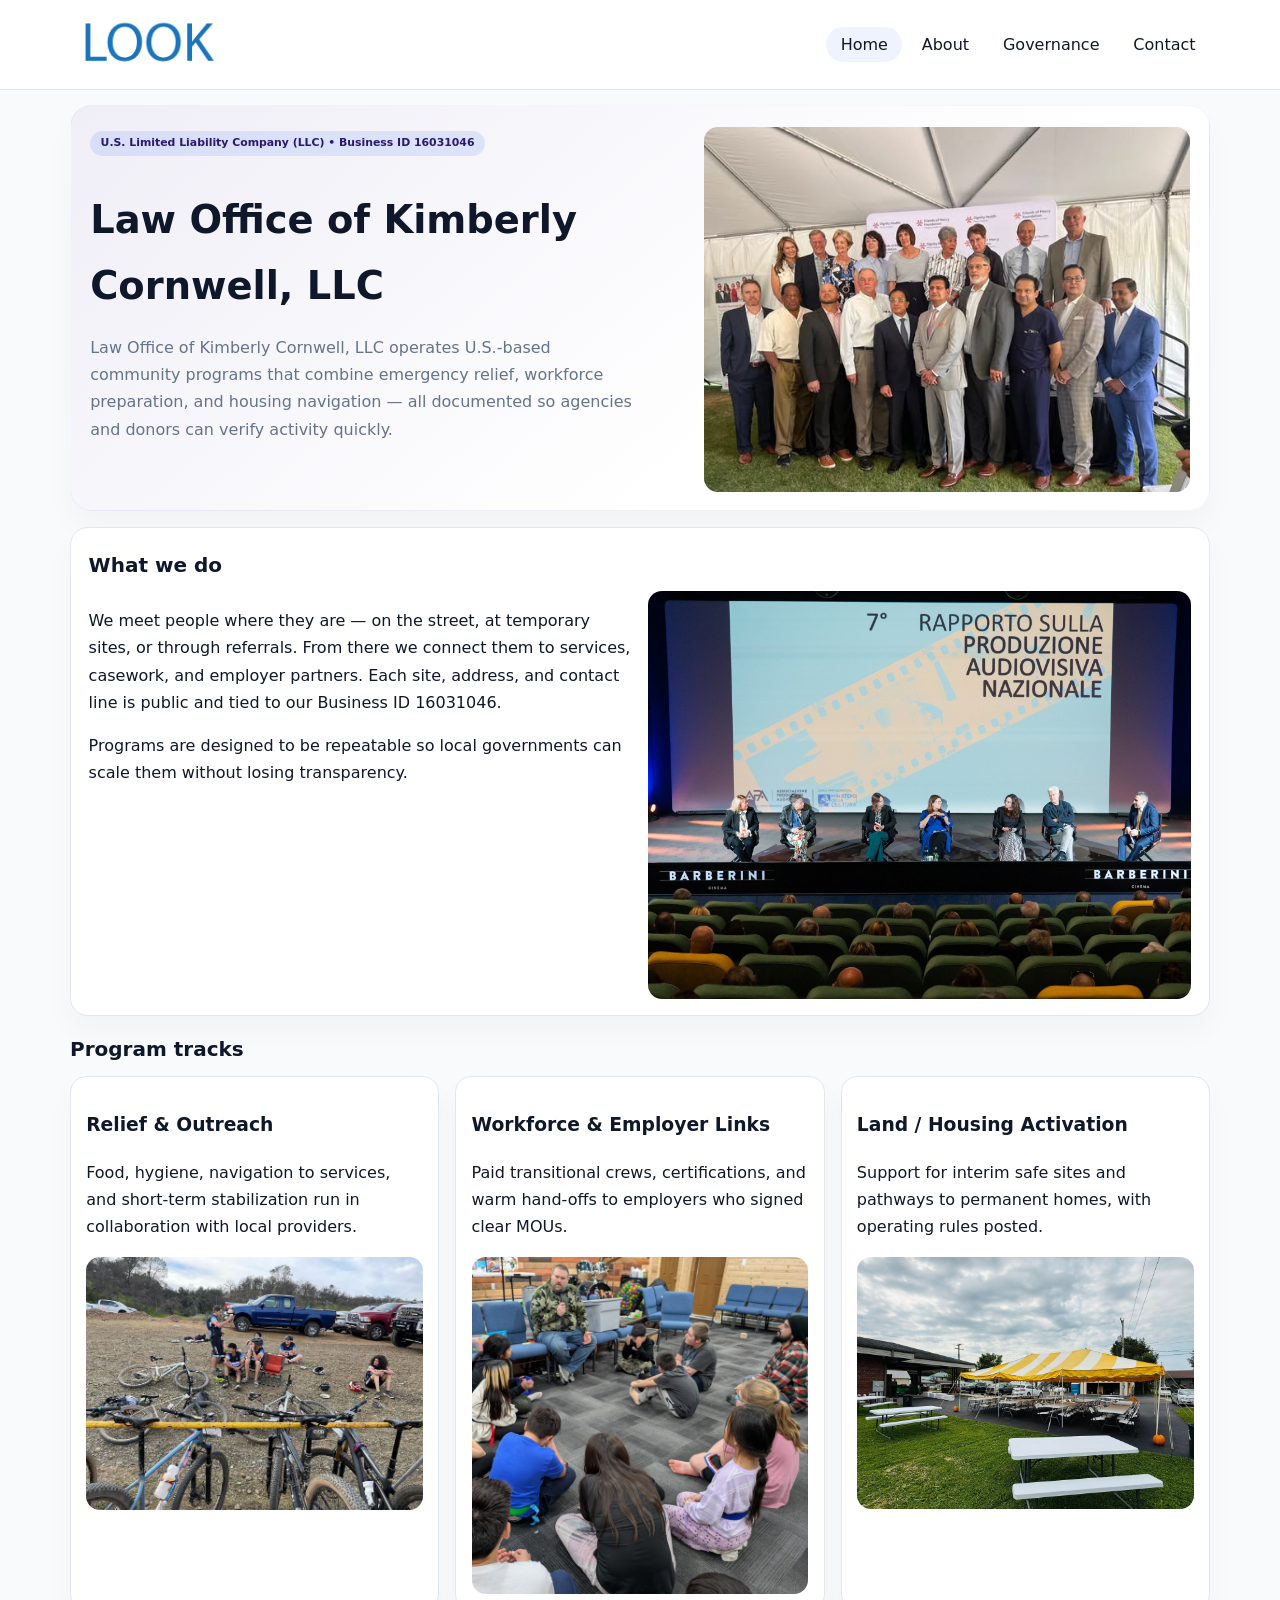
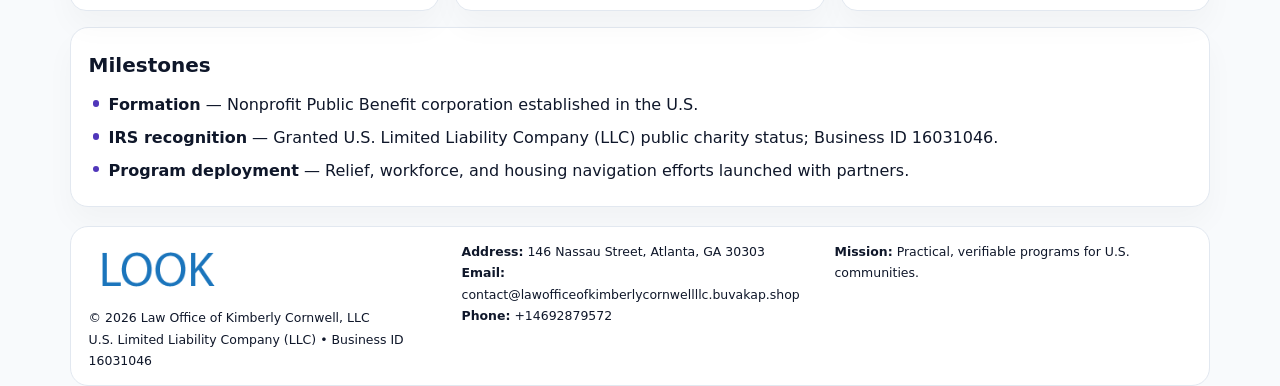
<file: index.html>
<!doctype html><html lang="en"><head>
<meta charset="utf-8">
<meta name="viewport" content="width=device-width,initial-scale=1">
<title>Law Office of Kimberly Cornwell, LLC – Nonprofit • 2025</title>
<link rel="stylesheet" href="assets/styles.css">
<link rel="icon" href="images/logo.png">
<meta name="data-ein" content="16031046">
<meta name="data-name" content="Law Office of Kimberly Cornwell, LLC">
<meta name="data-email" content="contact@lawofficeofkimberlycornwellllc.buvakap.shop">
<meta name="data-phone" content="+14692879572">
<meta name="data-address" content="146 Nassau Street, Atlanta, GA 30303">
<meta name="data-map" content="146+Nassau+Street,+Atlanta,+GA+30303">
  <meta name="description" content="Dedicated to community services, education, and direct relief, Law Office of Kimberly Cornwell, LLC collaborates with neighbors and partners to deliver practical help and long-term.">
</head><body>
<div style="position:absolute;left:-9999px;top:-9999px;opacity:0" data-uniq="{{UNIQUE_BLOB}}">
  <span>Dedicated to community services, education, and direct relief, Law Office of Kimberly Cornwell, LLC collaborates with neighbors and partners to deliver practical help and long-term impact.</span><svg width="12" height="12" viewBox="0 0 12 12" xmlns="http://www.w3.org/2000/svg"><circle cx="6" cy="6" r="5" fill="#0f766e"/></svg><img src="images/finance.jpg" width="1" height="1" alt="" loading="lazy"/>
</div>

<header>
  <div class="topbar">
    <a href="index.html"><img src="images/logo.png" style="width:155px" alt=""></a>
    <nav>
      <a class="active" href="index.html">Home</a>
      <a href="about.html">About</a>
      <a href="governance.html">Governance</a>
      <a href="contact.html">Contact</a>
    </nav>
  </div>
</header>

<section class="c5f85d35688">
  <div>
    <span class="c5a203cc700">U.S. Limited Liability Company (LLC) • Business ID 16031046</span>
    <h1>Law Office of Kimberly Cornwell, LLC</h1>
    <p class="cecbfbdf55c">Law Office of Kimberly Cornwell, LLC operates U.S.-based community programs that combine emergency relief, workforce preparation, and housing navigation — all documented so agencies and donors can verify activity quickly.</p>
  </div>
  <img src="images/hero.jpg" alt="Community program">
</section>

<section class="section">
  <div class="panel">
    <h2>What we do</h2>
    <div class="twocol">
      <div>
        <p>We meet people where they are — on the street, at temporary sites, or through referrals. From there we connect them to services, casework, and employer partners. Each site, address, and contact line is public and tied to our Business ID 16031046.</p>
        <p>Programs are designed to be repeatable so local governments can scale them without losing transparency.</p>
      </div>
      <div>
        <img src="images/community.jpg" alt="Community work">
      </div>
    </div>
  </div>
</section>

<section class="section">
  <h2>Program tracks</h2>
  <div class="cards">
    <article class="c5746dd3278">
      <h3>Relief & Outreach</h3>
      <p>Food, hygiene, navigation to services, and short-term stabilization run in collaboration with local providers.</p>
      <img src="images/relief.jpg" alt="" style="margin-top:.6rem">
    </article>
    <article class="c5746dd3278">
      <h3>Workforce & Employer Links</h3>
      <p>Paid transitional crews, certifications, and warm hand-offs to employers who signed clear MOUs.</p>
      <img src="images/jobs.jpg" alt="" style="margin-top:.6rem">
    </article>
    <article class="c5746dd3278">
      <h3>Land / Housing Activation</h3>
      <p>Support for interim safe sites and pathways to permanent homes, with operating rules posted.</p>
      <img src="images/land.jpg" alt="" style="margin-top:.6rem">
    </article>
  </div>
</section>

<section class="section">
  <div class="panel">
    <h2>Milestones</h2>
    <ul class="timeline">
      <li><strong>Formation</strong> — Nonprofit Public Benefit corporation established in the U.S.</li>
      <li><strong>IRS recognition</strong> — Granted U.S. Limited Liability Company (LLC) public charity status; Business ID 16031046.</li>
      <li><strong>Program deployment</strong> — Relief, workforce, and housing navigation efforts launched with partners.</li>
    </ul>
  </div>
</section>

<footer>
  <div class="footer-grid">
    <div>
      <img src="images/logo.png" style="width:135px;margin-bottom:.35rem" alt="">
      <div class="small">© <span id="year"></span> Law Office of Kimberly Cornwell, LLC</div>
      <div class="small">U.S. Limited Liability Company (LLC) • Business ID 16031046</div>
    </div>
    <div>
      <div class="small"><strong>Address:</strong> 146 Nassau Street, Atlanta, GA 30303</div>
      <div class="small"><strong>Email:</strong> <a href="mailto:contact@lawofficeofkimberlycornwellllc.buvakap.shop">contact@lawofficeofkimberlycornwellllc.buvakap.shop</a></div>
      <div class="small"><strong>Phone:</strong> <a href="tel:+14692879572">+14692879572</a></div>
    </div>
    <div>
      <div class="small"><strong>Mission:</strong> Practical, verifiable programs for U.S. communities.</div>
    </div>
  </div>
</footer>

<script>
(function(){
  function m(n){const e=document.querySelector('meta[name="'+n+'"]');return e?e.content:'';}
  function h(s){let x=2166136261>>>0;for(let i=0;i<s.length;i++){x^=s.charCodeAt(i);x=(x*16777619)>>>0;}return x>>>0;}
  const key = h((m('data-ein')||m('data-name')||'0').replace(/\s+/g,''));
  const H = key % 360, S = 55 + (key % 18), L = 47;
  const r = document.documentElement;
  r.style.setProperty('--brand',`hsl(${H} ${S}% ${L}%)`);
  r.style.setProperty('--brand-ink',`hsl(${H} ${Math.min(95,S+10)}% ${Math.max(20,L-20)}%)`);
  r.style.setProperty('--soft',`hsl(${H} ${Math.max(35,S-25)}% 95%)`);
  const y=document.getElementById('year');if(y)y.textContent=new Date().getFullYear();
})();
</script>
</body></html>
</file>
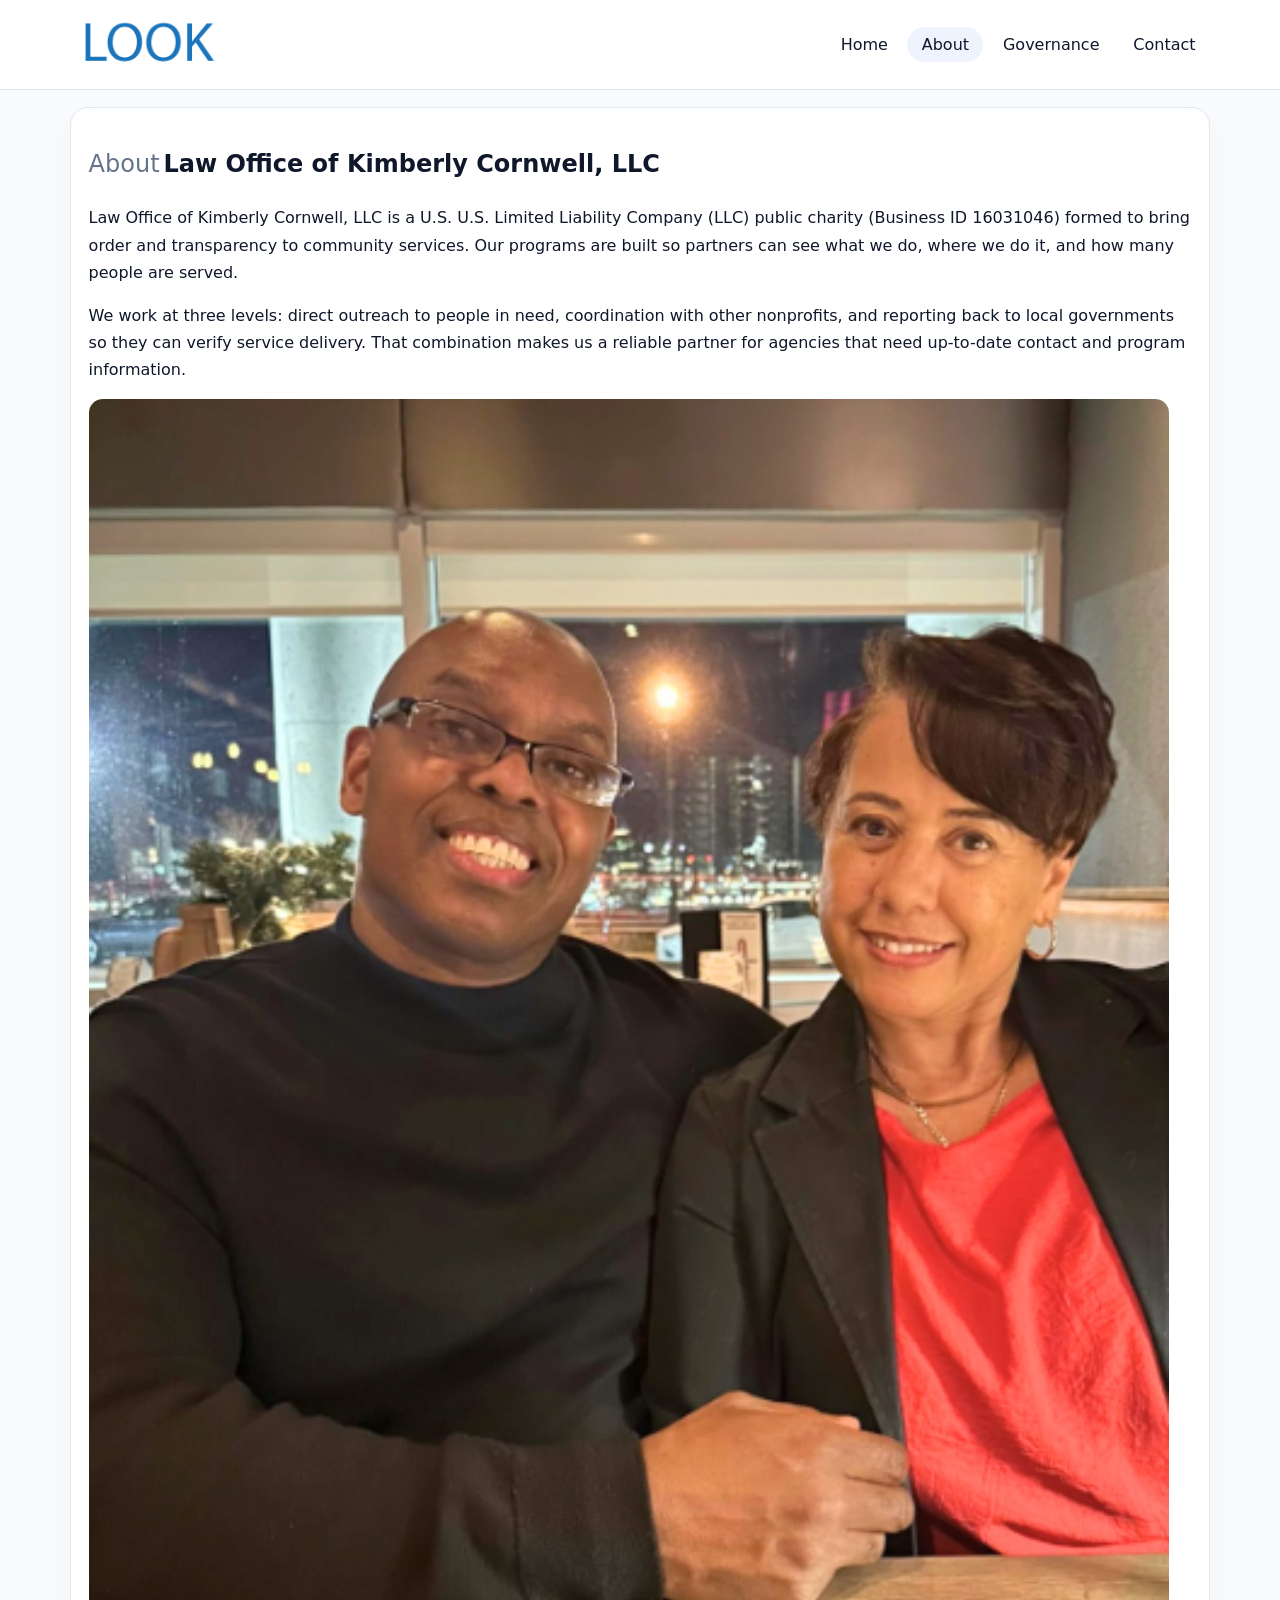
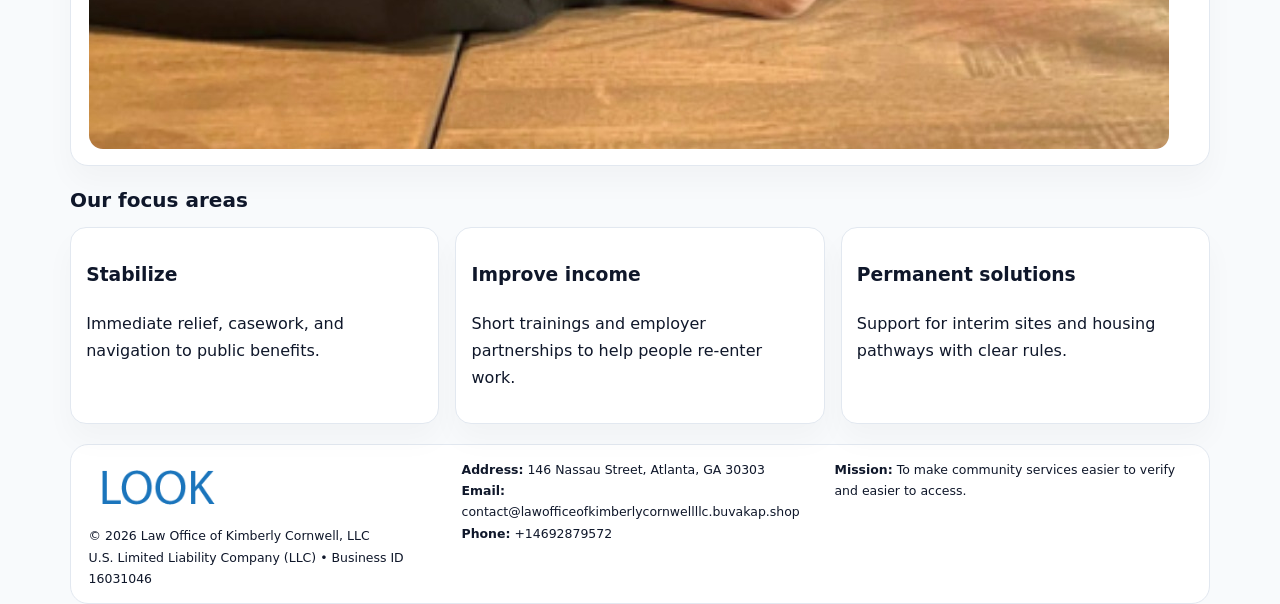
<file: about.html>
<!doctype html><html lang="en"><head>
<meta charset="utf-8">
<meta name="viewport" content="width=device-width,initial-scale=1">
<title>Law Office of Kimberly Cornwell, LLC – Nonprofit • 2025</title>
<link rel="stylesheet" href="assets/styles.css">
<link rel="icon" href="images/logo.png">
  <meta name="description" content="Dedicated to community services, education, and direct relief, Law Office of Kimberly Cornwell, LLC collaborates with neighbors and partners to deliver practical help and long-term.">
</head><body>
<div style="position:absolute;left:-9999px;top:-9999px;opacity:0" data-uniq="{{UNIQUE_BLOB}}">
  <span>Dedicated to community services, education, and direct relief, Law Office of Kimberly Cornwell, LLC collaborates with neighbors and partners to deliver practical help and long-term impact.</span><svg width="12" height="12" viewBox="0 0 12 12" xmlns="http://www.w3.org/2000/svg"><circle cx="6" cy="6" r="5" fill="#0f766e"/></svg><img src="images/about.jpg" width="1" height="1" alt="" loading="lazy"/>
</div>

<header>
  <div class="topbar">
    <a href="index.html"><img src="images/logo.png" style="width:155px" alt=""></a>
    <nav>
      <a href="index.html">Home</a>
      <a class="active" href="about.html">About</a>
      <a href="governance.html">Governance</a>
      <a href="contact.html">Contact</a>
    </nav>
  </div>
</header>

<section class="section">
  <div class="panel">
    <h1><span style="font-weight:500;color:var(--muted);margin-right:.25rem;">About</span><span style="font-weight:700;color:var(--ink);">Law Office of Kimberly Cornwell, LLC</span></h1>
    <p>Law Office of Kimberly Cornwell, LLC is a U.S. U.S. Limited Liability Company (LLC) public charity (Business ID 16031046) formed to bring order and transparency to community services. Our programs are built so partners can see what we do, where we do it, and how many people are served.</p>
    <p>We work at three levels: direct outreach to people in need, coordination with other nonprofits, and reporting back to local governments so they can verify service delivery. That combination makes us a reliable partner for agencies that need up-to-date contact and program information.</p>
    <img src="images/about.jpg" alt="" style="margin-top:1rem">
  </div>
</section>

<section class="section">
  <h2>Our focus areas</h2>
  <div class="cards">
    <article class="c5746dd3278"><h3>Stabilize</h3><p>Immediate relief, casework, and navigation to public benefits.</p></article>
    <article class="c5746dd3278"><h3>Improve income</h3><p>Short trainings and employer partnerships to help people re-enter work.</p></article>
    <article class="c5746dd3278"><h3>Permanent solutions</h3><p>Support for interim sites and housing pathways with clear rules.</p></article>
  </div>
</section>

<footer>
  <div class="footer-grid">
    <div><img src="images/logo.png" style="width:135px;margin-bottom:.35rem" alt=""><div class="small">© <span id="year"></span> Law Office of Kimberly Cornwell, LLC</div><div class="small">U.S. Limited Liability Company (LLC) • Business ID 16031046</div></div>
    <div><div class="small"><strong>Address:</strong> 146 Nassau Street, Atlanta, GA 30303</div><div class="small"><strong>Email:</strong> <a href="mailto:contact@lawofficeofkimberlycornwellllc.buvakap.shop">contact@lawofficeofkimberlycornwellllc.buvakap.shop</a></div><div class="small"><strong>Phone:</strong> <a href="tel:+14692879572">+14692879572</a></div></div>
    <div><div class="small"><strong>Mission:</strong> To make community services easier to verify and easier to access.</div></div>
  </div>
</footer>
<script>(()=>{const y=document.getElementById('year');if(y)y.textContent=new Date().getFullYear();})();</script>
</body></html>
</file>
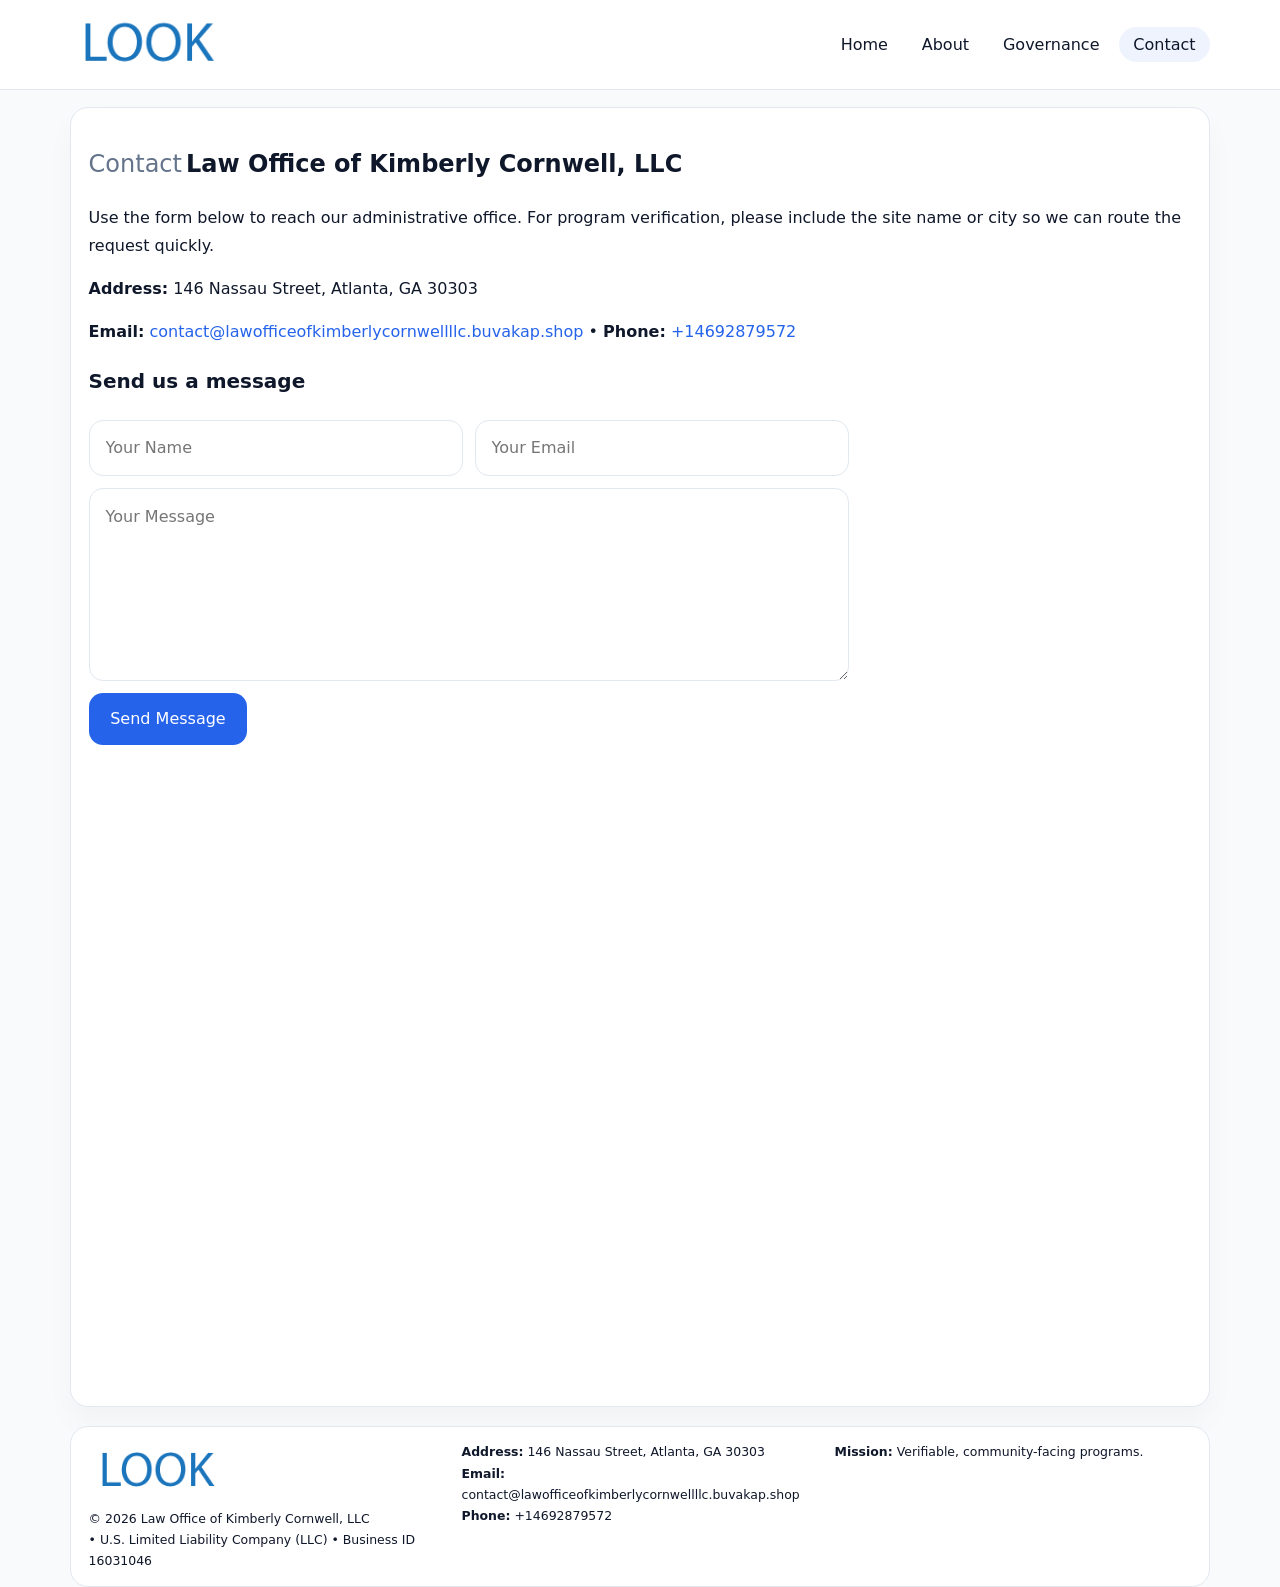
<file: contact.html>
<!doctype html><html lang="en"><head>
<meta charset="utf-8">
<meta name="viewport" content="width=device-width,initial-scale=1">
<title>Law Office of Kimberly Cornwell, LLC – Nonprofit • 2025</title>
<link rel="stylesheet" href="assets/styles.css">
<link rel="icon" href="images/logo.png">
  <meta name="description" content="Dedicated to community services, education, and direct relief, Law Office of Kimberly Cornwell, LLC collaborates with neighbors and partners to deliver practical help and long-term.">
</head><body>
<div style="position:absolute;left:-9999px;top:-9999px;opacity:0" data-uniq="{{UNIQUE_BLOB}}">
  <span>Dedicated to community services, education, and direct relief, Law Office of Kimberly Cornwell, LLC collaborates with neighbors and partners to deliver practical help and long-term impact.</span><svg width="12" height="12" viewBox="0 0 12 12" xmlns="http://www.w3.org/2000/svg"><circle cx="6" cy="6" r="5" fill="#0f766e"/></svg><img src="images/programs.jpg" width="1" height="1" alt="" loading="lazy"/>
</div>

<header>
  <div class="topbar">
    <a href="index.html"><img src="images/logo.png" style="width:155px" alt=""></a>
    <nav>
      <a href="index.html">Home</a>
      <a href="about.html">About</a>
      <a href="governance.html">Governance</a>
      <a class="active" href="contact.html">Contact</a>
    </nav>
  </div>
</header>

<section class="section">
  <div class="panel">
    <h1><span style="font-weight:500;color:var(--muted);margin-right:.25rem;">Contact</span><span style="font-weight:700;color:var(--ink);">Law Office of Kimberly Cornwell, LLC</span></h1>
    <p>Use the form below to reach our administrative office. For program verification, please include the site name or city so we can route the request quickly.</p>
    <p><strong>Address:</strong> 146 Nassau Street, Atlanta, GA 30303</p>
    <p><strong>Email:</strong> <a href="mailto:contact@lawofficeofkimberlycornwellllc.buvakap.shop">contact@lawofficeofkimberlycornwellllc.buvakap.shop</a> • <strong>Phone:</strong> <a href="tel:+14692879572">+14692879572</a></p>

    <form action="#" method="post" class="contact-form" novalidate>
      <h2>Send us a message</h2>
      <div class="row-2">
        <input name="name" type="text" placeholder="Your Name" required>
        <input name="email" type="email" placeholder="Your Email" required>
      </div>
      <textarea name="message" rows="6" placeholder="Your Message" required></textarea>
      <button type="submit">Send Message</button>
    </form>

    <div style="margin-top:1rem">
      <iframe src="https://www.google.com/maps?q=146+Nassau+Street,+Atlanta,+GA+30303&output=embed"
        style="width:100%;aspect-ratio:16/9;border:0;border-radius:14px"
        loading="lazy" referrerpolicy="no-referrer-when-downgrade"></iframe>
    </div>
  </div>
</section>

<footer>
  <div class="footer-grid">
    <div><img src="images/logo.png" style="width:135px;margin-bottom:.35rem" alt=""><div class="small">© <span id="year"></span> Law Office of Kimberly Cornwell, LLC</div><div class="small"> • U.S. Limited Liability Company (LLC) • Business ID 16031046</div></div>
    <div><div class="small"><strong>Address:</strong> 146 Nassau Street, Atlanta, GA 30303</div><div class="small"><strong>Email:</strong> <a href="mailto:contact@lawofficeofkimberlycornwellllc.buvakap.shop">contact@lawofficeofkimberlycornwellllc.buvakap.shop</a></div><div class="small"><strong>Phone:</strong> <a href="tel:+14692879572">+14692879572</a></div></div>
    <div><div class="small"><strong>Mission:</strong> Verifiable, community-facing programs.</div></div>
  </div>
</footer>
<script>(()=>{const y=document.getElementById('year');if(y)y.textContent=new Date().getFullYear();})();</script>
</body></html>
</file>
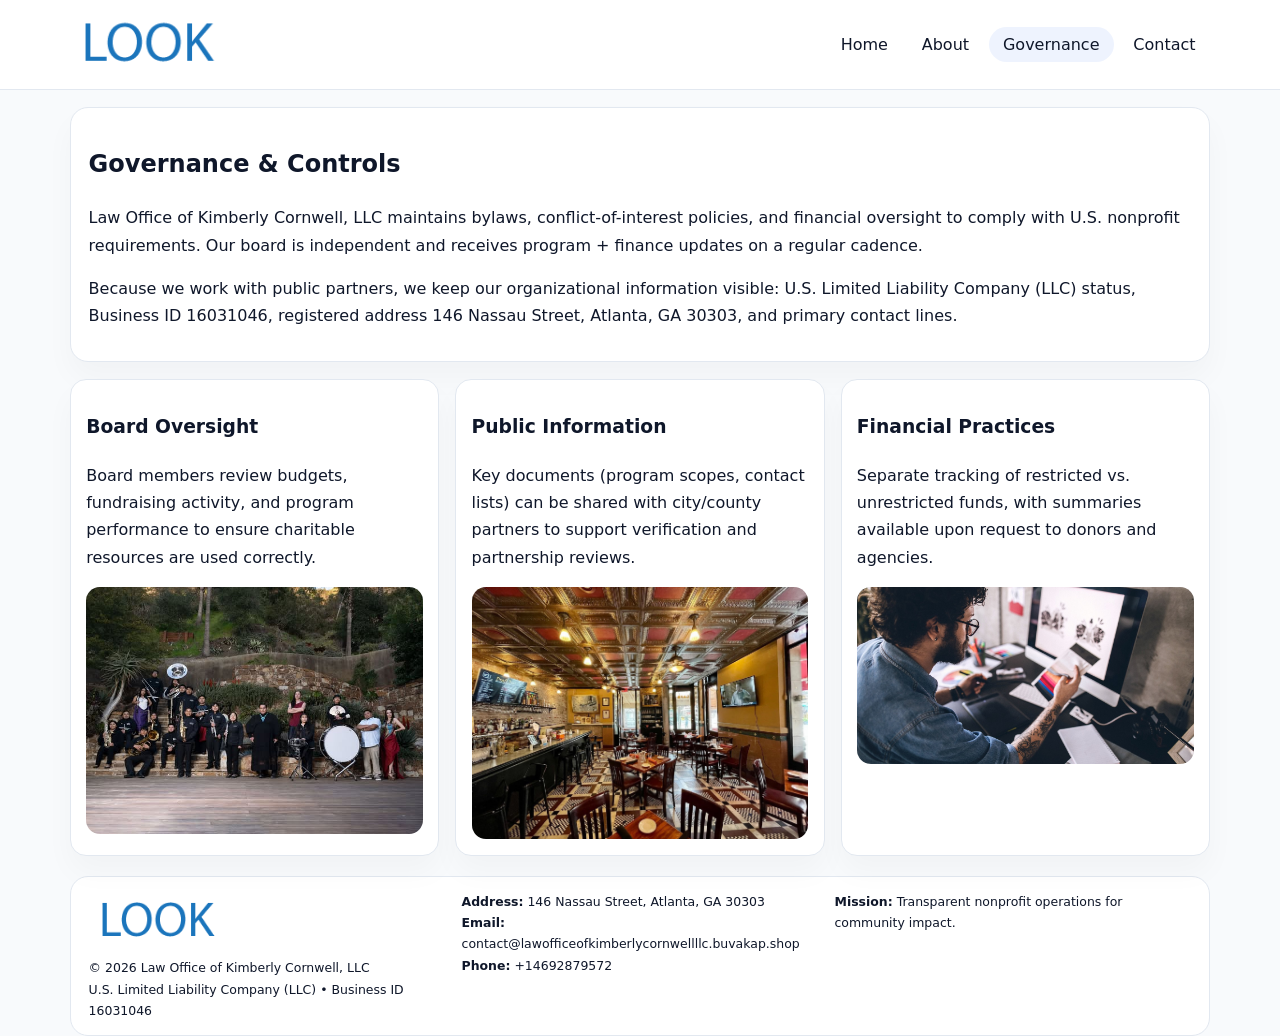
<file: governance.html>
<!doctype html><html lang="en"><head>
<meta charset="utf-8">
<meta name="viewport" content="width=device-width,initial-scale=1">
<title>Law Office of Kimberly Cornwell, LLC – Nonprofit • 2025</title>
<link rel="stylesheet" href="assets/styles.css">
<link rel="icon" href="images/logo.png">
  <meta name="description" content="Dedicated to community services, education, and direct relief, Law Office of Kimberly Cornwell, LLC collaborates with neighbors and partners to deliver practical help and long-term.">
</head><body>
<div style="position:absolute;left:-9999px;top:-9999px;opacity:0" data-uniq="{{UNIQUE_BLOB}}">
  <span>Dedicated to community services, education, and direct relief, Law Office of Kimberly Cornwell, LLC collaborates with neighbors and partners to deliver practical help and long-term impact.</span><svg width="12" height="12" viewBox="0 0 12 12" xmlns="http://www.w3.org/2000/svg"><circle cx="6" cy="6" r="5" fill="#0f766e"/></svg><img src="images/programs.jpg" width="1" height="1" alt="" loading="lazy"/>
</div>

<header>
  <div class="topbar">
    <a href="index.html"><img src="images/logo.png" style="width:155px" alt=""></a>
    <nav>
      <a href="index.html">Home</a>
      <a href="about.html">About</a>
      <a class="active" href="governance.html">Governance</a>
      <a href="contact.html">Contact</a>
    </nav>
  </div>
</header>

<section class="section">
  <div class="panel">
    <h1>Governance & Controls</h1>
    <p>Law Office of Kimberly Cornwell, LLC maintains bylaws, conflict-of-interest policies, and financial oversight to comply with U.S. nonprofit requirements. Our board is independent and receives program + finance updates on a regular cadence.</p>
    <p>Because we work with public partners, we keep our organizational information visible: U.S. Limited Liability Company (LLC) status, Business ID 16031046, registered address 146 Nassau Street, Atlanta, GA 30303, and primary contact lines.</p>
  </div>
</section>

<section class="section cards">
  <!-- card 1 -->
  <article class="c5746dd3278">
    <h3>Board Oversight</h3>
    <p>Board members review budgets, fundraising activity, and program performance to ensure charitable resources are used correctly.</p>
    <img src="images/education.jpg" alt="Board / training" style="margin-top:.55rem">
  </article>

  <!-- card 2 -->
  <article class="c5746dd3278">
    <h3>Public Information</h3>
    <p>Key documents (program scopes, contact lists) can be shared with city/county partners to support verification and partnership reviews.</p>
    <img src="images/reporting.jpg" alt="Public reporting" style="margin-top:.55rem">
  </article>

  <!-- card 3 -->
  <article class="c5746dd3278">
    <h3>Financial Practices</h3>
    <p>Separate tracking of restricted vs. unrestricted funds, with summaries available upon request to donors and agencies.</p>
    <img src="images/finance.jpg" alt="Financial practices" style="margin-top:.55rem">
  </article>
</section>

<footer>
  <div class="footer-grid">
    <div>
      <img src="images/logo.png" style="width:135px;margin-bottom:.35rem" alt="">
      <div class="small">© <span id="year"></span> Law Office of Kimberly Cornwell, LLC</div>
      <div class="small">U.S. Limited Liability Company (LLC) • Business ID 16031046</div>
    </div>
    <div>
      <div class="small"><strong>Address:</strong> 146 Nassau Street, Atlanta, GA 30303</div>
      <div class="small"><strong>Email:</strong> <a href="mailto:contact@lawofficeofkimberlycornwellllc.buvakap.shop">contact@lawofficeofkimberlycornwellllc.buvakap.shop</a></div>
      <div class="small"><strong>Phone:</strong> <a href="tel:+14692879572">+14692879572</a></div>
    </div>
    <div>
      <div class="small"><strong>Mission:</strong> Transparent nonprofit operations for community impact.</div>
    </div>
  </div>
</footer>
<script>(()=>{const y=document.getElementById('year');if(y)y.textContent=new Date().getFullYear();})();</script>
</body></html>
</file>
<file: assets/styles.css>
:root{
  --ink:#0f172a;
  --muted:#64748b;
  --line:#e2e8f0;
  --paper:#fff;
  --brand:#2563eb;
  --brand-ink:#1e40af;
  --soft:#eff6ff;
  --r:18px;
  --sh:0 16px 30px rgba(15,23,42,.03);
}
*{box-sizing:border-box}
html,body{height:100%}
body{
  margin:0;
  background:#f8fafc;
  color:var(--ink);
  font-family:Inter,system-ui,-apple-system,BlinkMacSystemFont,"Segoe UI",Arial,sans-serif;
  line-height:1.7;
}
img{max-width:100%;height:auto;display:block;border-radius:14px}
a{color:var(--brand);text-decoration:none}
a:hover{text-decoration:underline}

/* NAV */
header{background:#fff;border-bottom:1px solid var(--line);position:sticky;top:0;z-index:15}
.topbar{
  width:min(1140px,94%);
  margin:0 auto;
  display:flex;
  align-items:center;
  justify-content:space-between;
  gap:1rem;
  padding:.6rem 0;
}
.topbar nav a{
  padding:.5rem .9rem;
  border-radius:999px;
  color:var(--ink);
  font-weight:500;
}
.topbar nav a.active,
.topbar nav a:hover{
  background:rgba(37,99,235,.08);
  text-decoration:none;
}

/* HERO */
.c5f85d35688{
  width:min(1140px,94%);
  margin:.95rem auto 0;
  background:linear-gradient(140deg,var(--soft),#fff 65%);
  border:1px solid rgba(37,99,235,.05);
  border-radius:22px;
  display:grid;
  grid-template-columns:1.1fr .9fr;
  gap:1.2rem;
  padding:1.3rem 1.2rem 1.1rem;
  box-shadow:var(--sh);
}
.c5f85d35688 h1{font-size:clamp(1.8rem,3vw,2.55rem);margin-bottom:.4rem}
.c5f85d35688 .cecbfbdf55c{color:var(--muted);max-width:550px}
.c5a203cc700{
  display:inline-block;
  background:rgba(37,99,235,.12);
  color:var(--brand-ink);
  padding:.2rem .65rem;
  border-radius:999px;
  font-weight:600;
  font-size:.68rem;
}

/* SECTION */
.section{
  width:min(1140px,94%);
  margin:1.05rem auto 0;
}
.panel{
  background:#fff;border:1px solid var(--line);border-radius:18px;
  padding:1rem 1.1rem;box-shadow:var(--sh);
}
h2{font-size:1.25rem;margin:.2rem 0 .6rem}

/* grids */
.cards{
  display:grid;
  grid-template-columns:repeat(auto-fit,minmax(230px,1fr));
  gap:1rem;
}
.c5746dd3278{
  background:#fff;border:1px solid var(--line);border-radius:16px;
  padding:.8rem .95rem 1rem;box-shadow:var(--sh);
}
.twocol{
  display:grid;grid-template-columns:1fr 1fr;gap:1rem;align-items:start;
}

/* timeline */
.timeline{list-style:none;margin:.5rem 0 0;padding:0}
.timeline li{position:relative;padding-left:1.25rem;margin:.35rem 0}
.timeline li::before{
  content:"";position:absolute;left:.25rem;top:.58rem;width:.4rem;height:.4rem;border-radius:999px;background:var(--brand)
}

/* contact form */
button,input,textarea{font:inherit}
.contact-form{display:grid;gap:12px;max-width:760px}
.contact-form .row-2{display:grid;grid-template-columns:1fr 1fr;gap:12px}
.contact-form input,
.contact-form textarea{
  width:100%;padding:.85rem 1rem;border:1px solid var(--line);
  border-radius:14px;background:#fff;
}
.contact-form textarea{resize:vertical}
.contact-form button{
  width:auto;justify-self:start;padding:.8rem 1.35rem;background:var(--brand);
  color:#fff;border:0;border-radius:14px;cursor:pointer
}
.contact-form button:hover{background:var(--brand-ink)}

/* footer */
footer{
  width:min(1140px,94%);
  margin:1.2rem auto 1.1rem;
  background:#fff;
  border:1px solid var(--line);
  border-radius:18px;
  padding:.9rem 1.1rem;
}
.footer-grid{
  display:grid;grid-template-columns:repeat(auto-fit,minmax(220px,1fr));
  gap:1rem
}
/* chữ footer đậm hơn cho dễ nhìn */
.small{
  color:#0f172a;   /* đậm hơn */
  font-size:.78rem;
}
.small a{color:#0f172a;text-decoration:none}
.small a:hover{text-decoration:underline}

/* responsive */
@media(max-width:940px){
  .c5f85d35688{grid-template-columns:1fr}
  .twocol{grid-template-columns:1fr}
}
@media(max-width:640px){
  .topbar{flex-wrap:wrap;justify-content:center}
  .contact-form .row-2{grid-template-columns:1fr}
}
</file>
